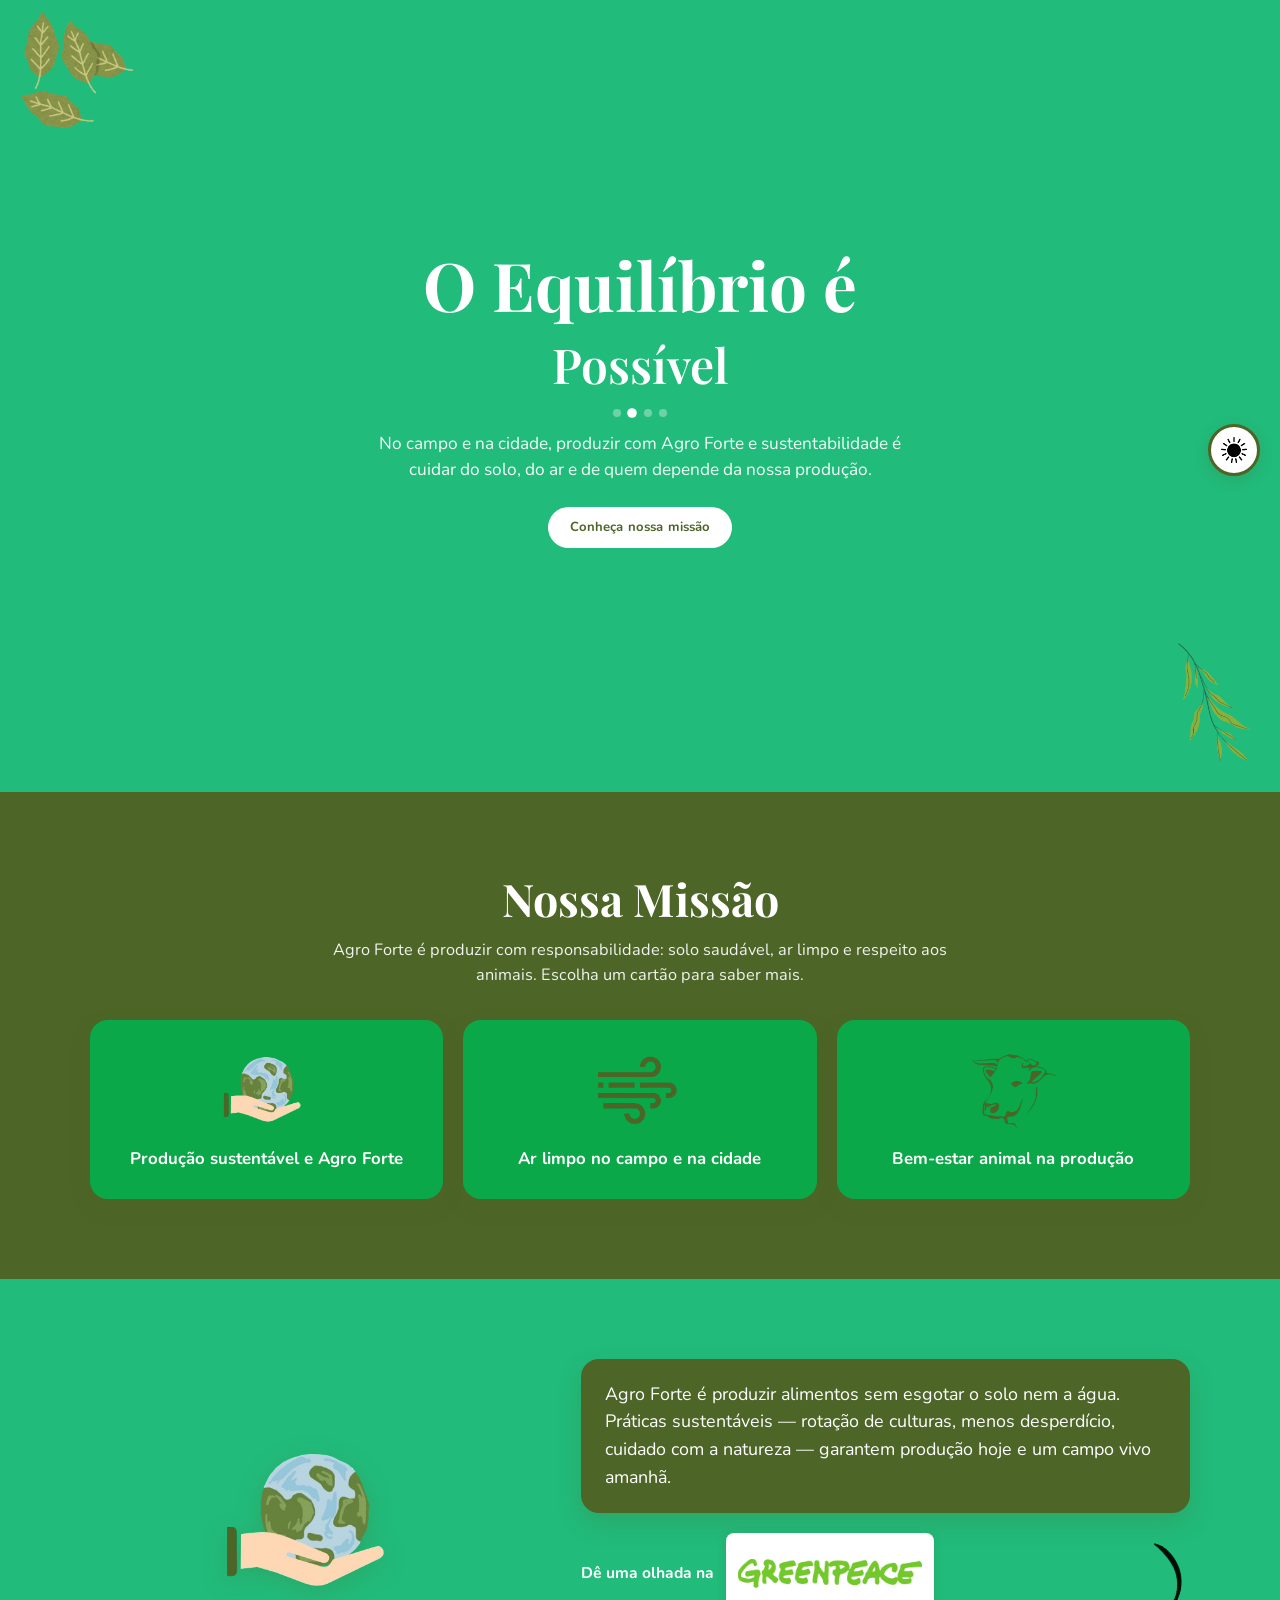
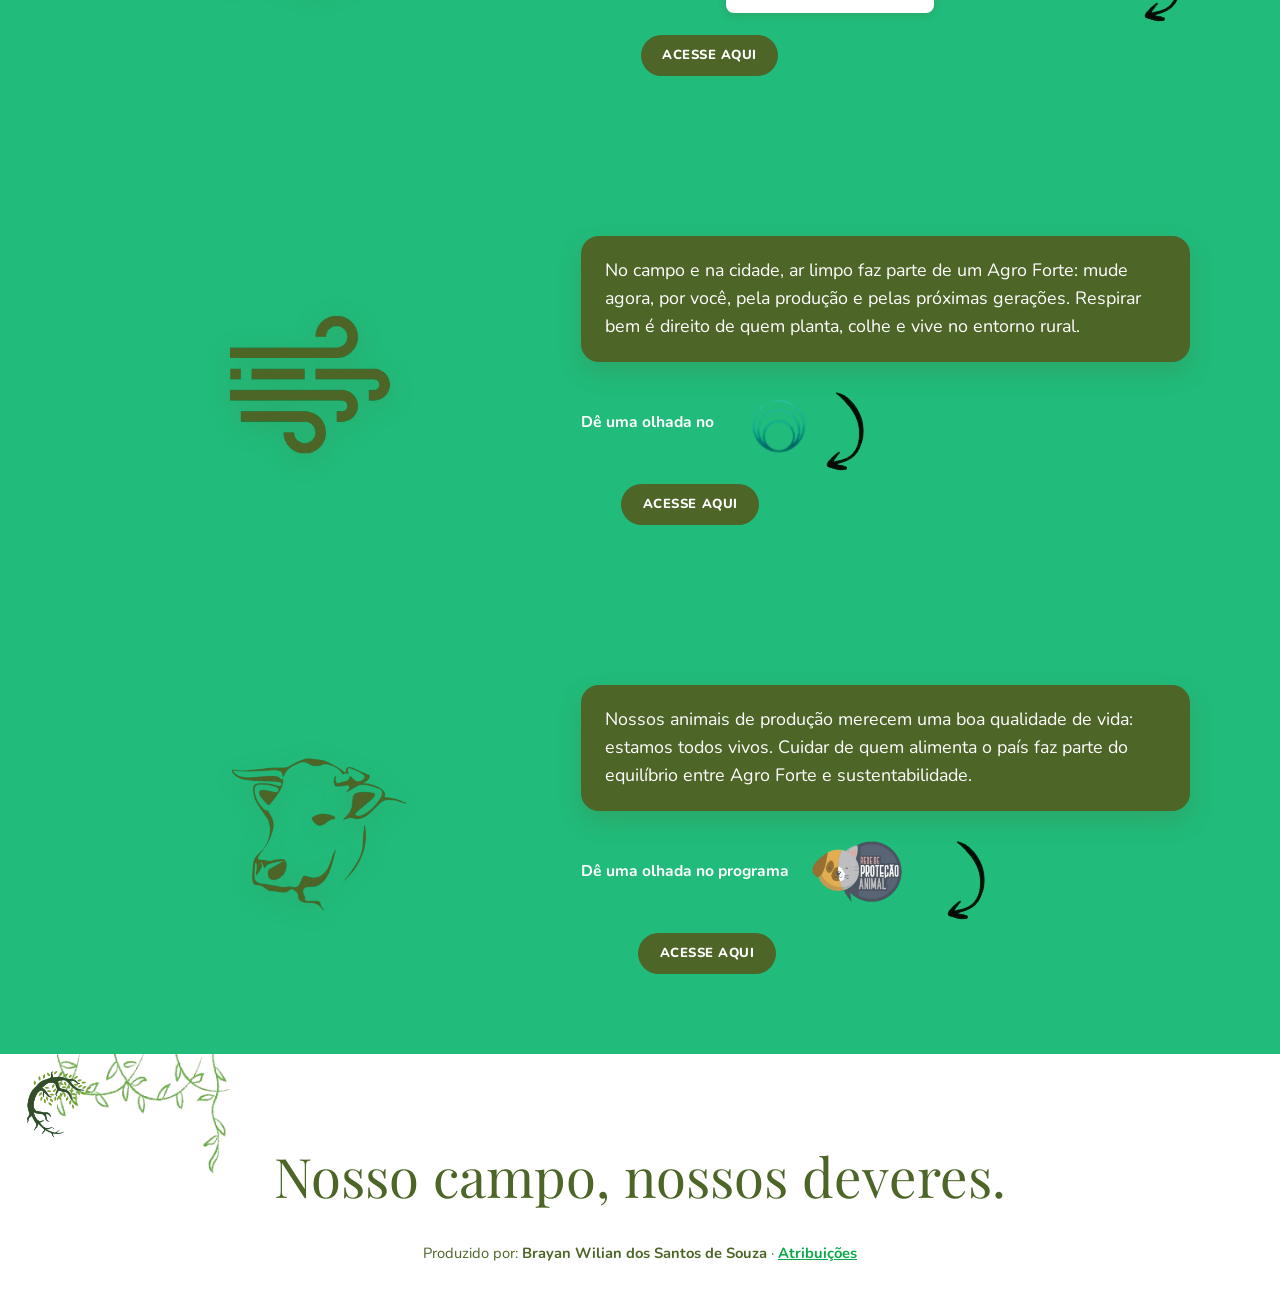
<file: index.html>
<!doctype html>
<html lang="pt-BR">
  <head>
    <meta charset="UTF-8">
    <meta name="viewport" content="width=device-width, initial-scale=1.0">
    <title>O Equilíbrio é Necessário | Agrinho 2026</title>
    <link rel="stylesheet" href="./src/assets/css/main.css">
    <meta name="description" content="Agro Forte, produção responsável e sustentabilidade: equilíbrio entre o campo, o ar limpo e o cuidado com os seres vivos. Agrinho 2026.">
    <meta name="author" content="Brayan Wilian dos Santos de Souza">
  </head>
  <body>
    <a class="pular-conteudo" href="#missao">Pular para o conteúdo</a>

    <!-- Hero: palavras alternam sozinhas (principal.js). -->
    <header class="hero-inicio" id="inicio">
      <img class="hero-decor hero-decor--folhas-esq" src="./src/assets/images/decor/folhas-grupo.png" alt="" width="120" height="120">
      <img class="hero-decor hero-decor--folhas-dir" src="./src/assets/images/decor/folhas-canto.png" alt="" width="100" height="160">
      <div class="hero-conteudo area-central">
        <h1 class="hero-titulo">O Equilíbrio é</h1>
        <p class="hero-subtitulo" id="hero-subtitulo" aria-live="polite">Necessário</p>
        <div class="hero-indicadores" id="hero-indicadores" role="group" aria-label="Escolher palavra do título">
          <button type="button" class="hero-indicador hero-indicador--ativo" data-hero-indice="0" aria-label="Mostrar: Necessário" aria-current="true"></button>
          <button type="button" class="hero-indicador" data-hero-indice="1" aria-label="Mostrar: Possível"></button>
          <button type="button" class="hero-indicador" data-hero-indice="2" aria-label="Mostrar: Urgente"></button>
          <button type="button" class="hero-indicador" data-hero-indice="3" aria-label="Mostrar: De Todos"></button>
        </div>
        <p class="hero-lead">
          No campo e na cidade, produzir com Agro Forte e sustentabilidade
          é cuidar do solo, do ar e de quem depende da nossa produção.
        </p>
        <div class="hero-acao">
          <a class="botao-pill botao-pill--claro" href="#missao">Conheça nossa missão</a>
        </div>
      </div>
    </header>

    <main>
      <!-- Missão: cartões levam aos blocos por âncora (#tema-*). -->
      <section class="secao-missao" id="missao" aria-labelledby="titulo-missao">
        <div class="area-central">
          <h2 class="titulo-secao" id="titulo-missao">Nossa Missão</h2>
          <p class="intro-missao">
            Agro Forte é produzir com responsabilidade: solo saudável, ar limpo
            e respeito aos animais. Escolha um cartão para saber mais.
          </p>
          <ul class="grade-missao">
            <li class="grade-missao-item">
              <a class="cartao-missao" href="#tema-sustentabilidade">
                <img class="cartao-missao-icone" src="./src/assets/images/icone-mundo-mao.png" alt="Ilustração de mãos segurando o planeta Terra" width="88" height="88">
                <span class="cartao-missao-texto">Produção sustentável e Agro Forte</span>
              </a>
            </li>
            <li class="grade-missao-item">
              <a class="cartao-missao" href="#tema-ar">
                <img class="cartao-missao-icone" src="./src/assets/images/icone-ar-vento.png" alt="Ilustração de correntes de ar e vento" width="88" height="88">
                <span class="cartao-missao-texto">Ar limpo no campo e na cidade</span>
              </a>
            </li>
            <li class="grade-missao-item">
              <a class="cartao-missao" href="#tema-animais">
                <img class="cartao-missao-icone" src="./src/assets/images/icone-vaca.png" alt="Ilustração do rosto de um bovino" width="88" height="88">
                <span class="cartao-missao-texto">Bem-estar animal na produção</span>
              </a>
            </li>
          </ul>
        </div>
      </section>

      <!-- Bloco: produção sustentável e Greenpeace. -->
      <section class="bloco-tema" id="tema-sustentabilidade" aria-labelledby="titulo-sustentabilidade">
        <div class="area-central bloco-tema-layout">
          <img class="bloco-tema-icone-grande" src="./src/assets/images/icone-mundo-mao.png" alt="" width="180" height="180">
          <div>
            <h2 class="visually-hidden" id="titulo-sustentabilidade">Produção sustentável</h2>
            <p class="caixa-texto-tema">
              Agro Forte é produzir alimentos sem esgotar o solo nem a água.
              Práticas sustentáveis — rotação de culturas, menos desperdício, cuidado com a natureza —
              garantem produção hoje e um campo vivo amanhã.
            </p>
            <div class="chamada-parceiro">
              <div class="chamada-parceiro-topo">
                <div class="chamada-parceiro-info">
                  <p class="chamada-parceiro-texto">Dê uma olhada na</p>
                  <img class="chamada-parceiro-logo chamada-parceiro-logo--greenpeace" src="./src/assets/images/logos/greenpeace.png" alt="Logo Greenpeace" width="200" height="56">
                </div>
                <img class="seta-chamada" src="./src/assets/images/seta-curva.png" alt="" width="44" height="44">
              </div>
              <div class="chamada-parceiro-baixo">
                <a class="botao-pill botao-pill--escuro link-externo" href="https://www.greenpeace.org/brasil/">Acesse aqui</a>
              </div>
            </div>
          </div>
        </div>
      </section>

      <!-- Bloco: ar limpo e Instituto Ar. -->
      <section class="bloco-tema" id="tema-ar" aria-labelledby="titulo-ar">
        <div class="area-central bloco-tema-layout">
          <img class="bloco-tema-icone-grande" src="./src/assets/images/icone-ar-vento.png" alt="" width="180" height="180">
          <div>
            <h2 class="visually-hidden" id="titulo-ar">Ar limpo</h2>
            <p class="caixa-texto-tema">
              No campo e na cidade, ar limpo faz parte de um Agro Forte:
              mude agora, por você, pela produção e pelas próximas gerações.
              Respirar bem é direito de quem planta, colhe e vive no entorno rural.
            </p>
            <div class="chamada-parceiro">
              <div class="chamada-parceiro-topo">
                <div class="chamada-parceiro-info">
                  <p class="chamada-parceiro-texto">Dê uma olhada no</p>
                  <img class="chamada-parceiro-logo" src="./src/assets/images/logos/instituto-ar.png" alt="Logo Instituto Ar Limpo Brasil" width="200" height="72">
                </div>
                <img class="seta-chamada" src="./src/assets/images/seta-curva.png" alt="" width="44" height="44">
              </div>
              <div class="chamada-parceiro-baixo">
                <a class="botao-pill botao-pill--escuro link-externo" href="https://institutoar.org.br/">Acesse aqui</a>
              </div>
            </div>
          </div>
        </div>
      </section>

      <!-- Bloco: bem-estar animal e Limpa Brasil. -->
      <section class="bloco-tema" id="tema-animais" aria-labelledby="titulo-animais">
        <div class="area-central bloco-tema-layout">
          <img class="bloco-tema-icone-grande" src="./src/assets/images/icone-vaca.png" alt="" width="180" height="180">
          <div>
            <h2 class="visually-hidden" id="titulo-animais">Bem-estar animal</h2>
            <p class="caixa-texto-tema">
              Nossos animais de produção merecem uma boa qualidade de vida:
              estamos todos vivos. Cuidar de quem alimenta o país
              faz parte do equilíbrio entre Agro Forte e sustentabilidade.
            </p>
            <div class="chamada-parceiro">
              <div class="chamada-parceiro-topo">
                <div class="chamada-parceiro-info">
                  <p class="chamada-parceiro-texto">Dê uma olhada no programa</p>
                  <img class="chamada-parceiro-logo" src="./src/assets/images/logos/rede-protecao-animal.png" alt="Logo Limpa Brasil — Escoteiros do Brasil" width="200" height="80">
                </div>
                <img class="seta-chamada" src="./src/assets/images/seta-curva.png" alt="" width="44" height="44">
              </div>
              <div class="chamada-parceiro-baixo">
                <a class="botao-pill botao-pill--escuro link-externo" href="https://www.escoteiros.org.br/limpa-brasil/">Acesse aqui</a>
              </div>
            </div>
          </div>
        </div>
      </section>
    </main>

    <!-- Seta fixa: âncora #missao; visibilidade no principal.js. -->
    <a class="botao-subir" id="botao-subir" href="#missao" aria-label="Voltar para Nossa Missão" hidden>
      <img src="./src/assets/images/seta-cima.png" alt="" width="29" height="29" decoding="async">
    </a>

    <!-- Alto contraste: botão flutuante (acessibilidade.js). -->
    <button class="botao-contraste" id="botao-contraste" type="button" aria-label="Ativar alto contraste" aria-pressed="false">
      <img class="botao-contraste-icone" src="./src/assets/images/alto-contraste.jpg" alt="" width="28" height="28" decoding="async">
    </button>

    <footer class="rodape-site" id="rodape">
      <img class="rodape-decor rodape-decor--vinhas" src="./src/assets/images/decor/vinhas-rodape.png" alt="" width="320" height="120">
      <img class="rodape-decor rodape-decor--arvore" src="./src/assets/images/decor/arvore-folhas.png" alt="" width="80" height="80">
      <div class="area-central">
        <p class="rodape-frase">Nosso campo, nossos deveres.</p>
        <p class="rodape-credito">
          Produzido por: <strong>Brayan Wilian dos Santos de Souza</strong> ·
          <a href="./atribuicoes.html">Atribuições</a>
        </p>
      </div>
    </footer>

    <script src="./src/assets/js/principal.js"></script>
    <script src="./src/assets/js/acessibilidade.js"></script>
  </body>
</html>
</file>
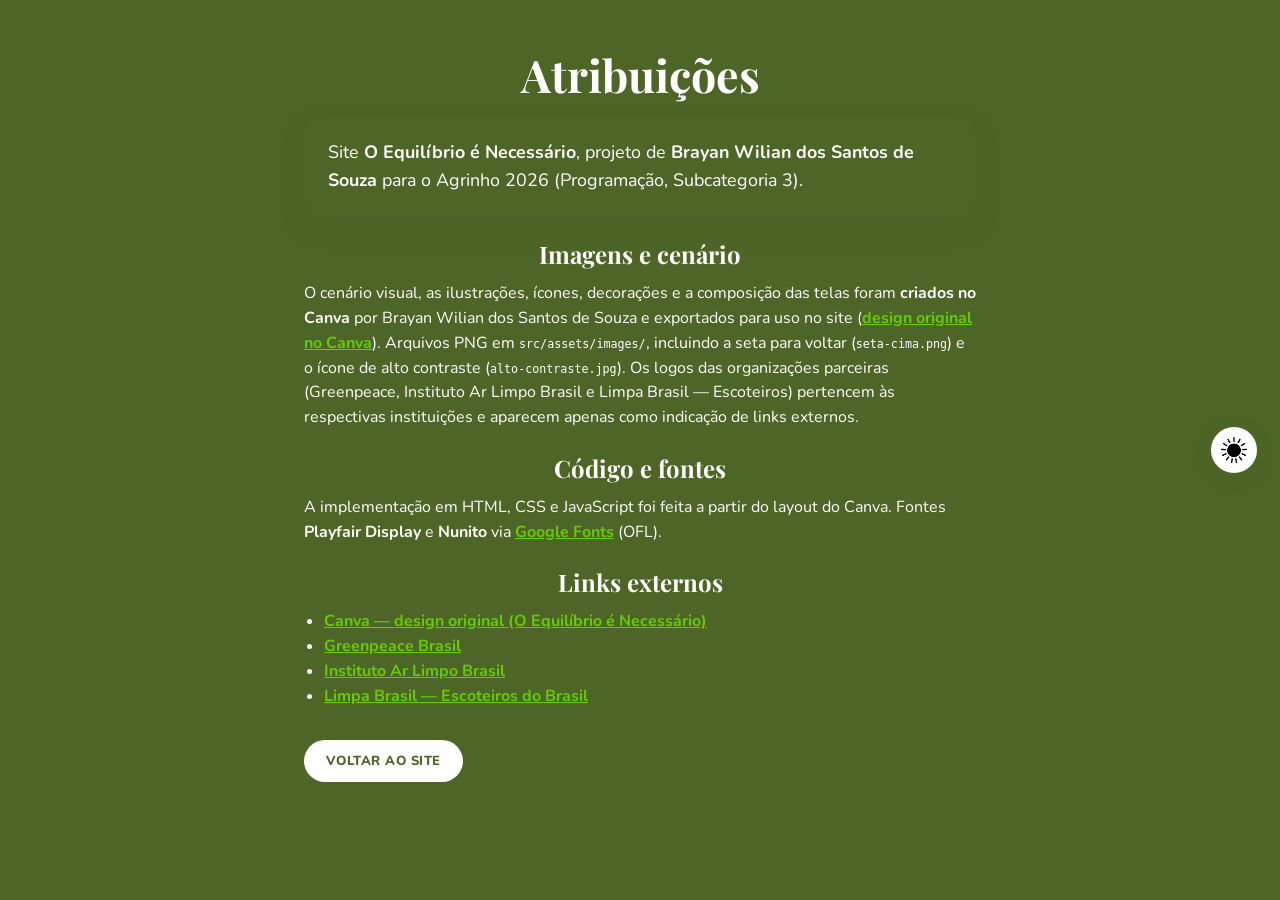
<file: atribuicoes.html>
<!doctype html>
<html lang="pt-BR">
  <head>
    <meta charset="UTF-8">
    <meta name="viewport" content="width=device-width, initial-scale=1.0">
    <title>Atribuições | O Equilíbrio é Necessário</title>
    <link rel="stylesheet" href="./src/assets/css/main.css">
    <meta name="author" content="Brayan Wilian dos Santos de Souza">
  </head>
  <body>
    <main class="secao-missao pagina-atribuicoes">
      <div class="area-central">
        <h1 class="titulo-secao titulo-principal">Atribuições</h1>

        <p class="caixa-texto-tema">
          Site <strong>O Equilíbrio é Necessário</strong>, projeto de
          <strong>Brayan Wilian dos Santos de Souza</strong> para o Agrinho 2026
          (Programação, Subcategoria 3).
        </p>

        <h2 class="titulo-secao subtitulo-secao">Imagens e cenário</h2>
        <p class="texto-atribuicao">
          O cenário visual, as ilustrações, ícones, decorações e a composição das telas foram
          <strong>criados no Canva</strong> por Brayan Wilian dos Santos de Souza e exportados para uso no site
          (<a class="link-externo" href="https://canva.link/5ee1v7fu2yyi9vc">design original no Canva</a>).
          Arquivos PNG em <code>src/assets/images/</code>, incluindo a seta para voltar (<code>seta-cima.png</code>)
          e o ícone de alto contraste (<code>alto-contraste.jpg</code>).
          Os logos das organizações parceiras (Greenpeace, Instituto Ar Limpo Brasil e Limpa Brasil — Escoteiros) pertencem às respectivas
          instituições e aparecem apenas como indicação de links externos.
        </p>

        <h2 class="titulo-secao subtitulo-secao">Código e fontes</h2>
        <p class="texto-atribuicao">
          A implementação em HTML, CSS e JavaScript foi feita a partir do layout do Canva.
          Fontes <strong>Playfair Display</strong> e <strong>Nunito</strong> via
          <a class="link-externo" href="https://fonts.google.com/">Google Fonts</a> (OFL).
        </p>

        <h2 class="titulo-secao subtitulo-secao">Links externos</h2>
        <ul class="lista-links">
          <li><a class="link-externo" href="https://canva.link/5ee1v7fu2yyi9vc">Canva — design original (O Equilíbrio é Necessário)</a></li>
          <li><a class="link-externo" href="https://www.greenpeace.org/brasil/">Greenpeace Brasil</a></li>
          <li><a class="link-externo" href="https://institutoar.org.br/">Instituto Ar Limpo Brasil</a></li>
          <li><a class="link-externo" href="https://www.escoteiros.org.br/limpa-brasil/">Limpa Brasil — Escoteiros do Brasil</a></li>
        </ul>

        <p class="acao-voltar">
          <a class="botao-pill botao-pill--claro" href="./index.html">Voltar ao site</a>
        </p>
      </div>
    </main>

    <button class="botao-contraste" id="botao-contraste" type="button" aria-label="Ativar alto contraste" aria-pressed="false">
      <img class="botao-contraste-icone" src="./src/assets/images/alto-contraste.jpg" alt="" width="28" height="28" decoding="async">
    </button>

    <script src="./src/assets/js/atribuicoes.js"></script>
    <script src="./src/assets/js/acessibilidade.js"></script>
  </body>
</html>
</file>
<file: src/assets/css/main.css>
/* Entrada CSS: base, componentes e layout (mobile-first). */
@import url("./base/reset.css");
@import url("./base/variaveis.css");
@import url("./base/fontes.css");
@import url("./base/tipografia.css");
@import url("./componentes/botoes.css");
@import url("./componentes/hero.css");
@import url("./componentes/missao.css");
@import url("./componentes/blocos-tema.css");
@import url("./layout/rodape.css");
@import url("./layout/acessibilidade.css");
@import url("./layout/pagina-atribuicoes.css");
@import url("./utilitarios/alto-contraste.css");
@import url("./layout/mediaqueries.css");
</file>
